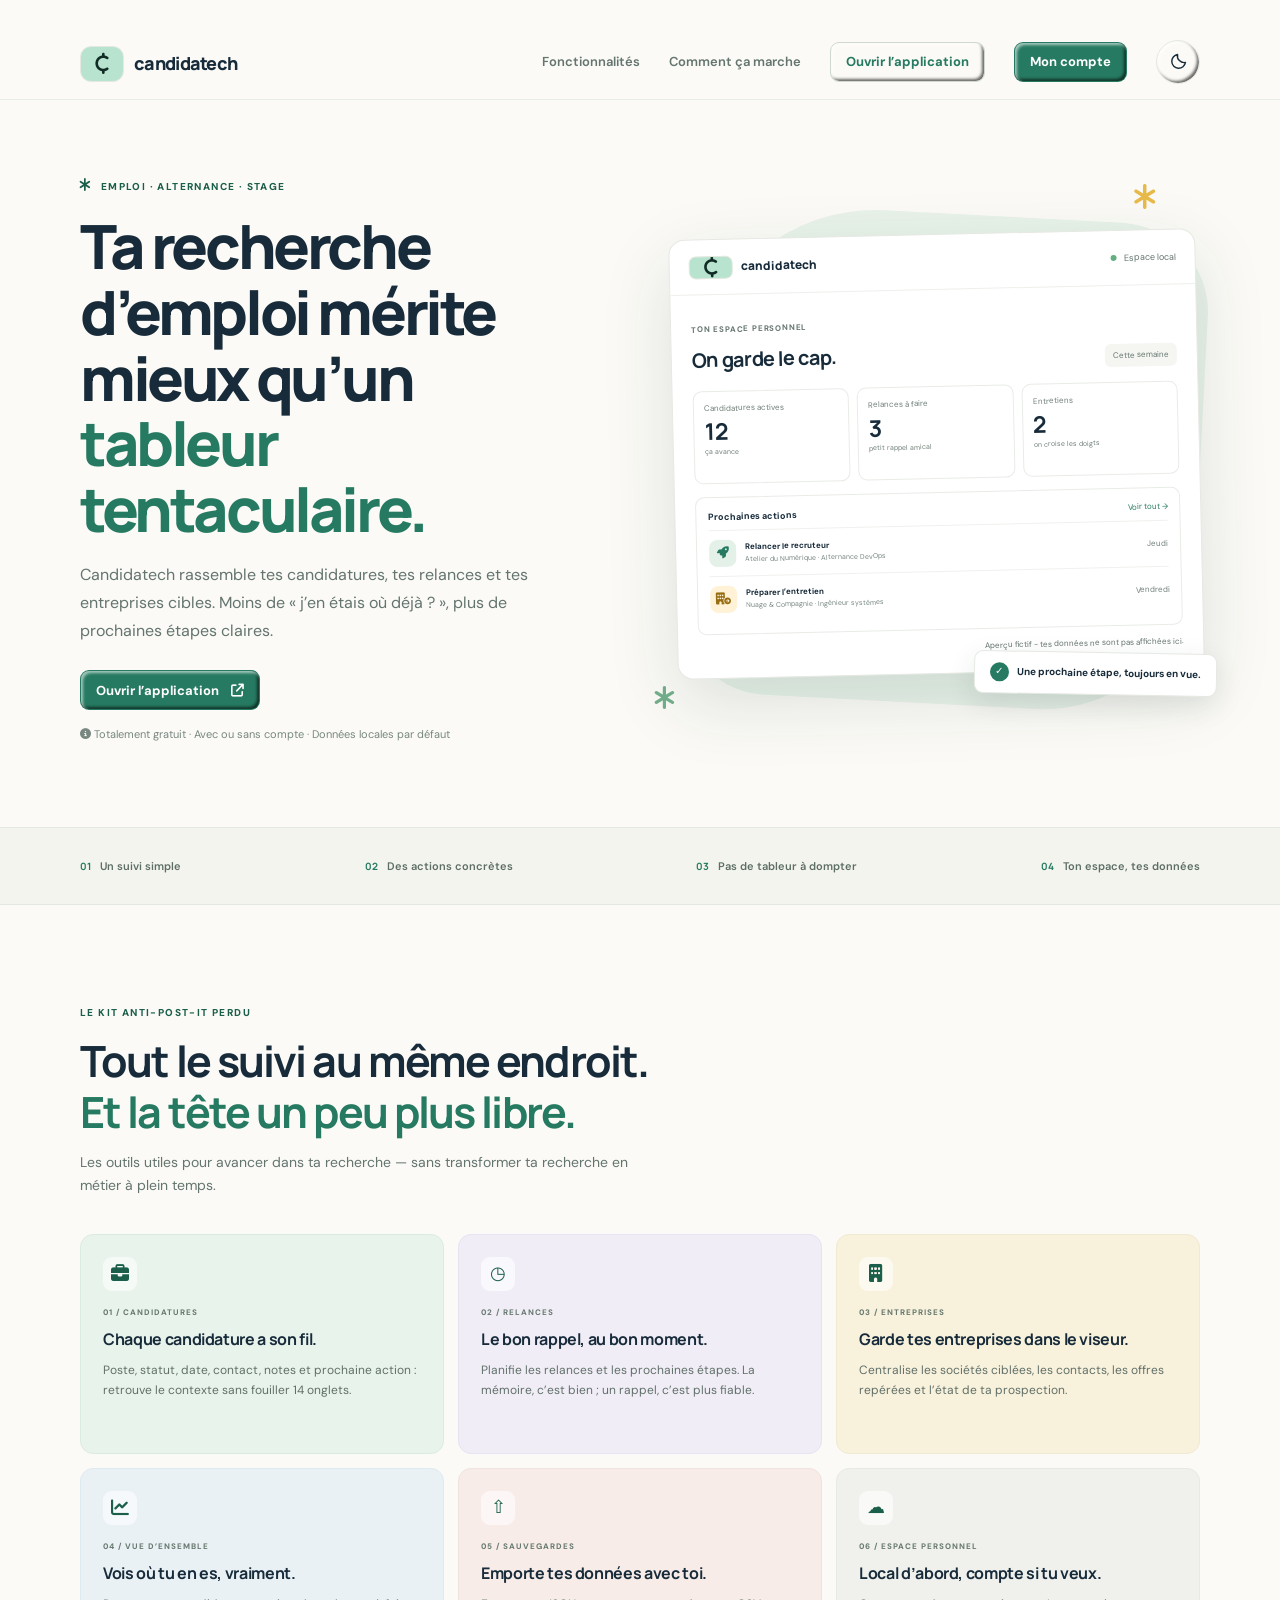
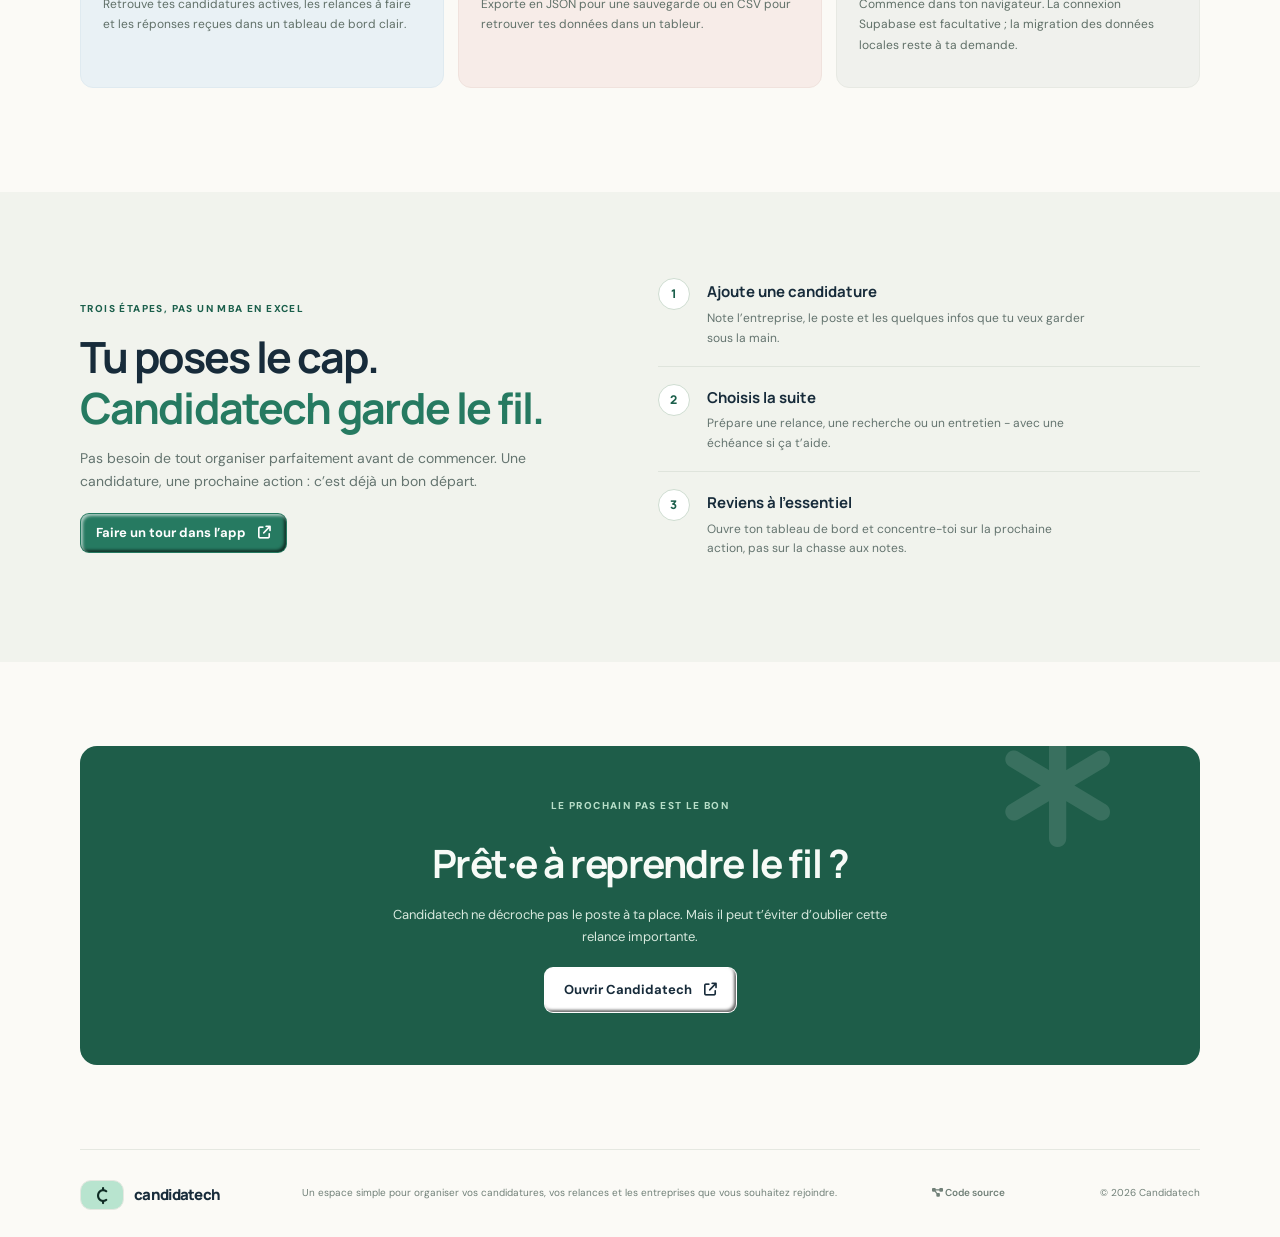
<file: index.html>
<!doctype html>
<html lang="fr" data-page="landing">
    <head>
        <meta charset="utf-8" />
        <meta
            name="viewport"
            content="width=device-width, initial-scale=1.0, viewport-fit=cover"
        />
        <!-- metadata -->
        <meta name="color-scheme" content="light dark" />
        <meta name="theme-color" content="#B8E4CF" />
        <meta name="application-name" content="Candidatech" />
        <meta name="apple-mobile-web-app-capable" content="yes" />
        <meta name="apple-mobile-web-app-status-bar-style" content="default" />
         
        <meta name="apple-mobile-web-app-title" content="Candidatech" />
        <meta
            name="description"
            content="Candidatech aide à suivre tes candidatures, tes relances et tes entreprises cibles, sans tableur tentaculaire, organise ta recherche d'emploi, d'alternance ou de stage sans tableur. Suivi des candidatures, rappels de relances et entreprises cibles. 100 % gratuit et données locales."
        />
        <meta
            name="keywords"
            content="suivi candidature, recherche emploi, alternance, stage, organisation recrutement, relance recruteur, outil gratuit"
        />
        <meta name="author" content="https://github.com/Monsieur9Bre99" />
        <meta name="robots" content="index, follow" />
        <!-- Open Graph -->
        <meta property="og:type" content="website" />
        <meta property="og:site_name" content="Candidatech" />
        <meta property="og:locale" content="fr_FR" />
        <meta
            property="og:url"
            content="https://monsieur9bre99.github.io/Candidatech/"
        />
        <meta
            property="og:title"
            content="Candidatech — Le cap sur ton prochain poste"
        />
        <meta
            property="og:description"
            content="Suis tes candidatures, tes relances et tes entreprises cibles dans un espace simple et gratuit. Organise ta recherche facilement."
        />
        <meta
            property="og:image"
            content="https://monsieur9bre99.github.io/Candidatech/og-image.png"
        />
        <meta
            property="og:image:alt"
            content="Aperçu de Candidatech, application de suivi des candidatures"
        />
        <meta property="og:image:width" content="1200" />
        <meta property="og:image:height" content="630" />
        <title>Candidatech - Le cap sur ton prochain poste</title>
        <!--  Links -->
        <link rel="manifest" href="./manifest.json" />
        <!-- Canonical URL -->
        <link
            rel="canonical"
            href="https://monsieur9bre99.github.io/Candidatech/"
        />
        <!-- Favicons & Icônes -->
        <link
            rel="shortcut icon"
            href="./assets/icons/favicon.ico"
            type="image/x-icon"
        />
        <link rel="icon" type="image/svg+xml" href="./assets/logo.svg?v=2" />
         
        <link
            rel="icon"
            type="image/png"
            sizes="192x192"
            href="./assets/icons/icon-192.png"
        />
         
        <link
            rel="apple-touch-icon"
            sizes="180x180"
            href="./assets/icons/apple-touch-icon.png"
        />
        <!-- Styles -->
        <link rel="stylesheet" href="css/landing.css" />
        <!-- JSON-LD Schema -->
        <script type="application/ld+json">
            {
                "@context": "https://schema.org",
                "@type": "WebApplication",
                "name": "Candidatech",
                "url": "https://monsieur9bre99.github.io/Candidatech/",
                "description": "Application web gratuite de suivi de candidatures, de relances et d'entreprises cibles pour la recherche d'emploi, d'alternance et de stage.",
                "applicationCategory": "BusinessApplication",
                "operatingSystem": "All",
                "browserRequirements": "Requires JavaScript. Requires HTML5.",
                "offers": {
                    "@type": "Offer",
                    "price": "0",
                    "priceCurrency": "EUR"
                }
            }
        </script>
        <script type="module" src="js/landing.js" defer></script>
    </head>
    <body class="landing-page">
        <a class="skip-link" href="#main">Aller au contenu</a>
        <header class="site-header">
            <a
                class="brand"
                href="./index.html"
                aria-label="Candidatech, accueil"
            >
                <span class="brand-mark" aria-hidden="true">
                    <i class="fa-solid fa-cent-sign"></i>
                </span>
                <span class="brand-name">candidatech</span>
            </a>
            <nav class="site-nav" aria-label="Navigation principale">
                <a href="#fonctionnalites">Fonctionnalités</a>
                <a href="#comment-ca-marche">Comment ça marche</a>

                <!-- Ouvrir l'App     -->
                <a class="button button-outline" href="./application.html"
                    >Ouvrir l’application
                </a>

                <!-- ouvrir l'App + Auth  -->
                <button
                    class="button button-primary"
                    onclick="window.location.href = './application.html#signup'"
                >
                    Mon compte
                </button>

                <!-- Toggle theme  -->
                <button
                    class="theme-toggle"
                    id="theme-toggle"
                    type="button"
                    aria-label="Activer le thème sombre"
                    title="Activer le thème sombre"
                ></button>
            </nav>
        </header>

        <main id="main">
            <section class="hero section-wrap">
                <div class="hero-copy">
                    <p class="eyebrow">
                        <span aria-hidden="true">
                            <i
                                class="fa-solid fa-asterisk"
                                aria-hidden="true"
                            ></i>
                        </span>
                        EMPLOI · ALTERNANCE · STAGE
                    </p>
                    <h1>
                        Ta recherche d’emploi mérite mieux qu’un
                        <span>tableur tentaculaire.</span>
                    </h1>
                    <p class="hero-description">
                        Candidatech rassemble tes candidatures, tes relances et
                        tes entreprises cibles. Moins de « j’en étais où déjà ?
                        », plus de prochaines étapes claires.
                    </p>
                    <div class="hero-actions">
                        <a
                            class="button button-primary"
                            href="./application.html"
                        >
                            Ouvrir l’application
                            <span aria-hidden="true">
                                <i
                                    class="fa-solid fa-arrow-up-right-from-square"
                                ></i>
                            </span>
                        </a>
                        <!-- <a class="button button-quiet" href="#demo">
                            Voir la démo <span aria-hidden="true">↓</span>
                        </a> -->
                    </div>
                    <p class="hero-note">
                        <span aria-hidden="true">
                            <i class="fa-solid fa-circle-info"></i>
                        </span>
                        Totalement gratuit · Avec ou sans compte · Données
                        locales par défaut
                    </p>
                </div>
                <!-- Preview -->
                <div
                    class="preview-wrap"
                    id="demo"
                    aria-label="Aperçu illustratif du tableau de bord"
                >
                    <!-- preview window -->
                    <div class="preview-window">
                        <div class="preview-topbar">
                            <div class="preview-brand">
                                <span class="brand-mark" aria-hidden="true">
                                    <i class="fa-solid fa-cent-sign"></i>
                                </span>
                                candidatech
                            </div>
                            <span class="preview-local"
                                ><i class="" aria-hidden="true"></i> Espace
                                local</span
                            >
                        </div>
                        <!-- preview body -->
                        <div class="preview-body">
                            <div class="preview-greeting">
                                <div>
                                    <span class="preview-kicker"
                                        >TON ESPACE PERSONNEL</span
                                    >
                                    <h2>On garde le cap.</h2>
                                </div>
                                <span class="preview-date">Cette semaine</span>
                            </div>
                            <!-- preview stats -->
                            <div class="preview-stats">
                                <div>
                                    <span>Candidatures actives</span
                                    ><strong>12</strong><small>ça avance</small>
                                </div>
                                <div>
                                    <span>Relances à faire</span
                                    ><strong>3</strong
                                    ><small>petit rappel amical</small>
                                </div>
                                <div>
                                    <span>Entretiens</span><strong>2</strong
                                    ><small>on croise les doigts</small>
                                </div>
                            </div>
                            <!-- preview list -->
                            <div class="preview-list">
                                <div class="preview-list-heading">
                                    <strong>Prochaines actions</strong>
                                    <span>Voir tout →</span>
                                </div>
                                <!-- preview row -->
                                <div class="preview-row">
                                    <span
                                        class="preview-icon preview-icon-green"
                                        aria-hidden="true"
                                    >
                                        <i
                                            class="fa-solid fa-rocket"
                                            aria-hidden="true"
                                        ></i>
                                    </span>
                                    <span
                                        ><strong>Relancer le recruteur</strong
                                        ><small
                                            >Atelier du Numérique · Alternance
                                            DevOps</small
                                        ></span
                                    >
                                    <time datetime="2026-10-29">Jeudi</time>
                                </div>
                                <div class="preview-row">
                                    <span
                                        class="preview-icon preview-icon-yellow"
                                        aria-hidden="true"
                                    >
                                        <i
                                            class="fa-solid fa-building-circle-arrow-right"
                                            aria-hidden="true"
                                        ></i>
                                    </span>
                                    <span
                                        ><strong>Préparer l’entretien</strong
                                        ><small
                                            >Nuage & Compagnie · Ingénieur
                                            systèmes</small
                                        ></span
                                    >
                                    <time datetime="2026-10-30">Vendredi</time>
                                </div>
                            </div>
                            <!-- disclaimer -->
                            <p class="preview-disclaimer">
                                Aperçu fictif - tes données ne sont pas
                                affichées ici.
                            </p>
                        </div>
                    </div>
                    <!-- Floating note -->
                    <div class="floating-note">
                        <span aria-hidden="true">✓</span> Une prochaine étape,
                        toujours en vue.
                    </div>
                </div>
                <!-- Decorations -->
                <span
                    class="hero-decoration hero-decoration-one rotate"
                    aria-hidden="true"
                >
                    <i class="fa-solid fa-asterisk" aria-hidden="true"></i>
                </span>
                <span
                    class="hero-decoration hero-decoration-two rotate reverse"
                    aria-hidden="true"
                >
                    <i class="fa-solid fa-asterisk" aria-hidden="true"></i>
                </span>
            </section>

            <section class="trust-strip" aria-label="En bref">
                <div class="section-wrap trust-items">
                    <span><b>01</b> Un suivi simple</span>
                    <span><b>02</b> Des actions concrètes</span>
                    <span><b>03</b> Pas de tableur à dompter</span>
                    <span><b>04</b> Ton espace, tes données</span>
                </div>
            </section>

            <section class="features section-wrap" id="fonctionnalites">
                <div class="section-heading">
                    <p class="eyebrow">LE KIT ANTI-POST-IT PERDU</p>
                    <h2>
                        Tout le suivi au même endroit.<br /><span
                            >Et la tête un peu plus libre.</span
                        >
                    </h2>
                    <p>
                        Les outils utiles pour avancer dans ta recherche — sans
                        transformer ta recherche en métier à plein temps.
                    </p>
                </div>
                <div class="feature-grid">
                    <article class="feature-card feature-card-green">
                        <span class="feature-icon" aria-hidden="true">
                            <i
                                class="fa-solid fa-briefcase"
                                aria-hidden="true"
                            ></i>
                        </span>
                        <p class="feature-index">01 / CANDIDATURES</p>
                        <h3>Chaque candidature a son fil.</h3>
                        <p>
                            Poste, statut, date, contact, notes et prochaine
                            action : retrouve le contexte sans fouiller 14
                            onglets.
                        </p>
                    </article>
                    <article class="feature-card feature-card-lilac">
                        <span class="feature-icon" aria-hidden="true">◷</span>
                        <p class="feature-index">02 / RELANCES</p>
                        <h3>Le bon rappel, au bon moment.</h3>
                        <p>
                            Planifie les relances et les prochaines étapes. La
                            mémoire, c’est bien ; un rappel, c’est plus fiable.
                        </p>
                    </article>
                    <article class="feature-card feature-card-yellow">
                        <span class="feature-icon" aria-hidden="true">
                            <i
                                class="fa-solid fa-building"
                                aria-hidden="true"
                            ></i>
                        </span>
                        <p class="feature-index">03 / ENTREPRISES</p>
                        <h3>Garde tes entreprises dans le viseur.</h3>
                        <p>
                            Centralise les sociétés ciblées, les contacts, les
                            offres repérées et l’état de ta prospection.
                        </p>
                    </article>
                    <article class="feature-card feature-card-blue">
                        <span class="feature-icon" aria-hidden="true">
                            <i
                                class="fa-solid fa-chart-line"
                                aria-hidden="true"
                            ></i>
                        </span>
                        <p class="feature-index">04 / VUE D’ENSEMBLE</p>
                        <h3>Vois où tu en es, vraiment.</h3>
                        <p>
                            Retrouve tes candidatures actives, les relances à
                            faire et les réponses reçues dans un tableau de bord
                            clair.
                        </p>
                    </article>
                    <article class="feature-card feature-card-pink">
                        <span class="feature-icon" aria-hidden="true">⇧</span>
                        <p class="feature-index">05 / SAUVEGARDES</p>
                        <h3>Emporte tes données avec toi.</h3>
                        <p>
                            Exporte en JSON pour une sauvegarde ou en CSV pour
                            retrouver tes données dans un tableur.
                        </p>
                    </article>
                    <article class="feature-card feature-card-neutral">
                        <span class="feature-icon" aria-hidden="true">☁</span>
                        <p class="feature-index">06 / ESPACE PERSONNEL</p>
                        <h3>Local d’abord, compte si tu veux.</h3>
                        <p>
                            Commence dans ton navigateur. La connexion Supabase
                            est facultative ; la migration des données locales
                            reste à ta demande.
                        </p>
                    </article>
                </div>
            </section>

            <section class="how-it-works" id="comment-ca-marche">
                <div class="section-wrap how-layout">
                    <div class="section-heading">
                        <p class="eyebrow">TROIS ÉTAPES, PAS UN MBA EN EXCEL</p>
                        <h2>
                            Tu poses le cap.<br /><span
                                >Candidatech garde le fil.</span
                            >
                        </h2>
                        <p>
                            Pas besoin de tout organiser parfaitement avant de
                            commencer. Une candidature, une prochaine action :
                            c’est déjà un bon départ.
                        </p>
                        <a
                            class="button button-primary"
                            href="./application.html"
                            >Faire un tour dans l’app
                            <span aria-hidden="true">
                                <i
                                    class="fa-solid fa-arrow-up-right-from-square"
                                ></i> </span
                        ></a>
                    </div>
                    <ol class="steps-list">
                        <li>
                            <span>1</span>
                            <div>
                                <h3>Ajoute une candidature</h3>
                                <p>
                                    Note l’entreprise, le poste et les quelques
                                    infos que tu veux garder sous la main.
                                </p>
                            </div>
                        </li>
                        <li>
                            <span>2</span>
                            <div>
                                <h3>Choisis la suite</h3>
                                <p>
                                    Prépare une relance, une recherche ou un
                                    entretien - avec une échéance si ça t’aide.
                                </p>
                            </div>
                        </li>
                        <li>
                            <span>3</span>
                            <div>
                                <h3>Reviens à l’essentiel</h3>
                                <p>
                                    Ouvre ton tableau de bord et concentre-toi
                                    sur la prochaine action, pas sur la chasse
                                    aux notes.
                                </p>
                            </div>
                        </li>
                    </ol>
                </div>
            </section>

            <section class="closing section-wrap">
                <div class="closing-card">
                    <p class="eyebrow">LE PROCHAIN PAS EST LE BON</p>
                    <h2>Prêt·e à reprendre le fil ?</h2>
                    <p>
                        Candidatech ne décroche pas le poste à ta place. Mais il
                        peut t’éviter d’oublier cette relance importante.
                    </p>
                    <a class="button button-light" href="./application.html"
                        >Ouvrir Candidatech
                        <span aria-hidden="true">
                            <i
                                class="fa-solid fa-arrow-up-right-from-square"
                            ></i>
                        </span>
                    </a>
                    <span class="closing-doodle" aria-hidden="true">
                        <i class="fa-solid fa-asterisk" aria-hidden="true"></i>
                    </span>
                </div>
            </section>
        </main>

        <footer class="site-footer section-wrap">
            <a
                class="brand"
                href="./index.html"
                aria-label="Candidatech, accueil"
            >
                <span class="brand-mark" aria-hidden="true">
                    <i class="fa-solid fa-cent-sign"></i>
                </span>
                <span class="brand-name">candidatech</span>
            </a>
            <p>
                Un espace simple pour organiser vos candidatures, vos relances
                et les entreprises que vous souhaitez rejoindre.
            </p>
            <a
                href="https://github.com/Monsieur9Bre99/candidatech"
                target="_blank"
                rel="noopener noreferrer"
            >
                <span aria-hidden="true">
                    <i class="fa-solid fa-diagram-project"></i>
                </span>
                 Code source
            </a>
            <span>© 2026 Candidatech</span>
        </footer>
    </body>
</html>
</file>
<file: css/landing.css>
/* Shared application foundation, then landing-only composition. */
@import url("styles.css");

:root[data-page="landing"] {
    font-family: "DM Sans", sans-serif;
    font-synthesis: none;
    text-rendering: optimizeLegibility;
    --styled-shadow:
        inset 2px 2px 3px rgb(255 255 255 / 0.6),
        inset -2px -2px 3px rgb(0 0 0 / 0.6);
    --styled-shadow-active:
        inset -2px -2px 3px rgb(255 255 255 / 0.6),
        inset 2px 2px 3px rgb(0 0 0 / 0.6);
}

:root[data-page="landing"]:not([data-theme="dark"]) {
    --bg: #fbfaf6;
    --muted: #64746f;
    --line: #e5e8e1;
}

html {
    scroll-behavior: smooth;
    scroll-padding-top: 90px;
}
body.landing-page {
    margin: 0;
    color: var(--text);
    background: var(--bg);
    font-size: 15px;
    line-height: 1.65;
    overflow-x: hidden;
    overflow-x: clip;
}
.landing-page a:not(.button) {
    color: inherit;
}
.landing-page button,
.landing-page a {
    -webkit-tap-highlight-color: transparent;
}

.theme-toggle {
    border-radius: 999px;
    background: transparent;
}
.theme-toggle:hover {
    background: var(--accent-soft);
}
.section-wrap {
    width: min(1120px, calc(100% - 48px));
    margin-inline: auto;
}
.skip-link {
    padding: 10px 14px;
    color: white;
    background: var(--text);
    border-radius: 6px;
}

.site-header {
    position: sticky;
    z-index: 10;
    top: 0;
    display: flex;
    align-items: center;
    justify-content: space-between;
    width: 100%;
    padding: 15px max(24px, calc((100% - 1120px) / 2));
    border-bottom: 1px solid rgba(229, 232, 225, 0.8);
    background: rgba(251, 250, 246, 0.92);
    backdrop-filter: blur(14px);
}
:root[data-theme="dark"] .site-header {
    border-bottom-color: rgba(48, 67, 74, 0.88);
    background: rgba(16, 27, 34, 0.92);
}
.brand {
    display: inline-flex;
    padding: 0.4rem 0 0 0;
    align-items: center;
    gap: 10px;
    text-decoration: none;
}
.brand-mark {
    display: grid;
    width: 36px;
    height: 36px;
    place-items: center;
    border-radius: 11px;
    color: #102c25;
    background: #b8e4cf;
    font-family: "Manrope", sans-serif;
    font-size: 21px;
    font-weight: 800;
}
.brand-name {
    font-family: "Manrope", sans-serif;
    font-size: 18px;
    font-weight: 800;
    letter-spacing: -0.7px;
}
.site-nav {
    display: flex;
    align-items: center;
    gap: 29px;
}
.site-nav > a:not(.button) {
    color: var(--muted);
    font-size: 13px;
    font-weight: 600;
    text-decoration: none;
}
.site-nav > a:not(.button):hover,
.site-footer > a:last-of-type:hover {
    color: var(--accent-strong);
}

.button {
    display: inline-flex;
    min-height: 46px;
    align-items: center;
    justify-content: center;
    gap: 12px;
    padding: 0 19px;
    border: 1px solid transparent;
    border-radius: 9px;
    font-size: 13px;
    font-weight: 700;
    text-decoration: none;
    transition:
        transform 0.18s ease,
        background 0.18s ease,
        box-shadow 0.18s ease;
}
.button:hover {
    transform: translateY(-2px);
}
.button-primary {
    min-height: 40px;
    padding-inline: 15px;
    color: white;
    background: var(--accent);
    /* box-shadow: 0 7px 16px rgba(38, 122, 97, 0.16); */
}
.button-primary:hover {
    background: var(--accent-strong);
}
.button-outline {
    min-height: 40px;
    padding-inline: 15px;
    border-color: #cfd9d1;
    background: transparent;
}
.button-outline:hover {
    background: white;
}
/* Landing affordance: keep the tactile treatment on shared controls. */
.button,
.button-primary,
.theme-toggle {
    box-shadow: var(--styled-shadow);
}
/* Active state for shared controls. */
.button:active,
.button-primary:active,
.theme-toggle:active {
    box-shadow: var(--styled-shadow-active);
}

:root[data-theme="dark"] .button-outline {
    border-color: var(--line);
}
:root[data-theme="dark"] .button-outline:hover,
:root[data-theme="dark"] .button-quiet:hover {
    background: var(--accent-soft);
}
.button-quiet {
    color: var(--text);
    background: transparent;
}
.button-quiet:hover {
    background: white;
}
.button-light {
    color: var(--text);
    background: white;
}
.button-light:hover {
    background: #f5f0e2;
}
:root[data-theme="dark"] .button-light {
    background: var(--accent-soft);
}
:root[data-theme="dark"] .button-light:hover {
    background: var(--line);
}

.hero {
    position: relative;
    display: grid;
    min-height: 610px;
    grid-template-columns: 1fr 1.02fr;
    align-items: center;
    gap: 40px;
    padding-block: 74px 84px;
}
.hero-copy {
    position: relative;
    z-index: 1;
    min-width: 0;
}
.eyebrow {
    margin: 0 0 16px;
    color: var(--accent-strong);
    font-size: 10px;
    font-weight: 800;
    letter-spacing: 1.4px;
}

.hero .eyebrow span {
    margin-right: 5px;
    font-size: 14px;
}
h1,
h2,
h3,
p {
    margin-top: 0;
}
h1,
h2,
h3 {
    font-family: "Manrope", sans-serif;
}
.hero h1 {
    max-width: 550px;
    margin-bottom: 19px;
    font-size: clamp(42px, 5vw, 61px);
    font-weight: 800;
    letter-spacing: -3.4px;
    line-height: 1.08;
}
.hero h1 span,
.section-heading h2 span {
    color: var(--accent);
}
.hero-description {
    max-width: 460px;
    margin-bottom: 25px;
    color: var(--muted);
    font-size: 16px;
    line-height: 1.75;
}
.hero-actions {
    display: flex;
    align-items: center;
    gap: 7px;
    flex-wrap: wrap;
}
.hero-note {
    margin: 15px 0 0;
    color: #788780;
    font-size: 11px;
}
:root[data-theme="dark"] .hero-note,
:root[data-theme="dark"] .site-footer p,
:root[data-theme="dark"] .site-footer > span,
:root[data-theme="dark"] .site-footer > a:last-of-type {
    color: var(--muted);
}

.preview-wrap {
    min-width: 0;
    position: relative;
    padding: 20px 0 30px 18px;
}
.preview-wrap::before {
    position: absolute;
    inset: 0 0 0 40px;
    border-radius: 35% 18% 30% 16%;
    background: #e8f2e9;
    content: "";
    transform: rotate(3deg);
}
.preview-window {
    position: relative;
    overflow: hidden;
    border: 1px solid #e6e9e3;
    border-radius: 16px;
    color: #172b3a;
    background: #fff;
    box-shadow: 0 24px 70px rgba(26, 54, 45, 0.13);
    transform: rotate(-1.3deg);
    transition: transform 0.3s ease;
}

.preview-window h2,
.preview-window h3,
.preview-window strong {
    color: #172b3a;
}

.preview-window p,
.preview-window small,
.preview-window time,
.preview-window .preview-local,
.preview-window .preview-kicker,
.preview-window .preview-date {
    color: #65756e;
}

.preview-window:hover {
    transform: rotate(0deg);
}

.preview-topbar {
    display: flex;
    height: 55px;
    align-items: center;
    justify-content: space-between;
    padding-inline: 19px;
    border-bottom: 1px solid #edf0eb;
}
.preview-brand {
    display: flex;
    align-items: center;
    gap: 8px;
    font-family: "Manrope", sans-serif;
    font-size: 12px;
    font-weight: 800;
}
.preview-brand > span {
    display: grid;
    width: 23px;
    height: 23px;
    place-items: center;
    border-radius: 7px;
    background: #b8e4cf;
}
.preview-local {
    color: #65756e;
    font-size: 9px;
}
.preview-local i {
    display: inline-block;
    width: 6px;
    height: 6px;
    margin-right: 5px;
    border-radius: 50%;
    background: #62af82;
}
.preview-body {
    padding: 20px;
}
.preview-greeting {
    display: flex;
    align-items: end;
    justify-content: space-between;
    margin-bottom: 15px;
}
.preview-kicker {
    color: #718078;
    font-size: 8px;
    font-weight: 700;
    letter-spacing: 0.8px;
}
.preview-greeting h2 {
    margin: 3px 0 0;
    font-size: 20px;
    letter-spacing: -0.7px;
}
.preview-date {
    padding: 5px 8px;
    border-radius: 6px;
    color: #66776e;
    background: #f5f6f2;
    font-size: 8px;
}
.preview-stats {
    display: grid;
    grid-template-columns: repeat(3, 1fr);
    gap: 8px;
}
.preview-stats > div {
    min-height: 93px;
    padding: 10px;
    border: 1px solid #e8ece6;
    border-radius: 9px;
}
.preview-stats span,
.preview-stats small {
    display: block;
    color: #718078;
    font-size: 8px;
}
.preview-stats strong {
    display: block;
    margin-block: 3px 0;
    font-family: "Manrope", sans-serif;
    font-size: 23px;
    line-height: 1.2;
}
.preview-stats small {
    font-size: 7px;
}
.preview-list {
    margin-top: 13px;
    padding: 12px;
    border: 1px solid #e8ece6;
    border-radius: 9px;
}
.preview-list-heading {
    display: flex;
    justify-content: space-between;
    margin-bottom: 5px;
    font-size: 9px;
}
.preview-list-heading span {
    color: var(--accent);
    font-size: 8px;
}
.preview-row {
    display: flex;
    align-items: center;
    gap: 9px;
    padding-block: 9px;
    border-top: 1px solid #f0f1ee;
}
.preview-icon {
    display: grid;
    width: 27px;
    height: 27px;
    flex: 0 0 27px;
    place-items: center;
    border-radius: 8px;
    font-size: 12px;
    font-weight: 800;
}
.preview-icon-green {
    color: #267a61;
    background: #e4f1e9;
}
.preview-icon-yellow {
    color: #986e14;
    background: #fff2d6;
}
.preview-row > span:nth-child(2) {
    min-width: 0;
    flex: 1;
}
.preview-row strong,
.preview-row small {
    display: block;
    overflow: hidden;
    text-overflow: ellipsis;
    white-space: nowrap;
}
.preview-row strong {
    font-size: 8px;
}
.preview-row small {
    color: #788780;
    font-size: 7px;
}
.preview-row time {
    flex: 0 0 auto;
    color: #718078;
    font-size: 8px;
}
.preview-disclaimer {
    margin: 10px 0px 0px 10px;
    color: #89968f;
    font-size: 8px;
    text-align: right;
}
.floating-note {
    position: absolute;
    right: -17px;
    bottom: 8px;
    display: flex;
    align-items: center;
    gap: 8px;
    padding: 11px 15px;
    border: 1px solid #e6e9e3;
    border-radius: 9px;
    background: white;
    box-shadow: 0 9px 28px rgba(26, 54, 45, 0.11);
    font-size: 10px;
    font-weight: 700;
    transform: rotate(1deg);
}
.floating-note span {
    display: grid;
    width: 19px;
    height: 19px;
    place-items: center;
    border-radius: 50%;
    color: white;
    background: var(--accent);
}
.hero-decoration {
    position: absolute;
    color: #e6b948;
}
.hero-decoration-one {
    top: 75px;
    right: 4%;
    font-size: 28px;
}
.hero-decoration-two {
    right: 47%;
    bottom: 15%;
    /* bottom: 70px; */
    color: #71ac8a;
    font-size: 26px;
    transform: rotate(10deg);
}

.trust-strip {
    border-block: 1px solid var(--line);
    background: #f4f4ee;
}
.trust-items {
    display: flex;
    min-height: 76px;
    align-items: center;
    justify-content: space-between;
    gap: 15px;
}
.trust-items span {
    color: #5c6e66;
    font-size: 11px;
    font-weight: 600;
}
.trust-items b {
    margin-right: 6px;
    color: var(--accent);
    font-family: "Manrope", sans-serif;
    font-size: 10px;
}

.features {
    padding-block: 100px 104px;
}
.section-heading {
    max-width: 650px;
}
.section-heading .eyebrow {
    margin-bottom: 13px;
}
.section-heading h2 {
    margin-bottom: 13px;
    font-size: clamp(31px, 4vw, 43px);
    letter-spacing: -1.9px;
    line-height: 1.2;
}
.section-heading > p:not(.eyebrow) {
    max-width: 590px;
    margin-bottom: 0;
    color: var(--muted);
    font-size: 14px;
}
.feature-grid {
    display: grid;
    grid-template-columns: repeat(3, minmax(0, 1fr));
    gap: 14px;
    margin-top: 37px;
}
.feature-card {
    min-height: 220px;
    padding: 22px;
    border: 1px solid transparent;
    border-radius: 13px;
}
:root[data-theme="dark"] .feature-card {
    color: #172b3a;
}
.feature-card-green {
    background: #e8f3eb;
    border-color: #dcebe1;
}
.feature-card-lilac {
    background: #f1edf7;
    border-color: #e9e2f1;
}
.feature-card-yellow {
    background: #f8f1dc;
    border-color: #f0e9d3;
}
.feature-card-blue {
    background: #e9f1f5;
    border-color: #dfeaf0;
}
.feature-card-pink {
    background: #f7ece8;
    border-color: #f0e2dd;
}
.feature-card-neutral {
    background: #f0f1ed;
    border-color: #e7e9e3;
}
.feature-icon {
    display: grid;
    width: 34px;
    height: 34px;
    place-items: center;
    border-radius: 9px;
    color: var(--accent-strong);
    background: rgba(255, 255, 255, 0.62);
    font-size: 18px;
    font-weight: 700;
}
.feature-index {
    margin: 15px 0 7px;
    color: #687a70;
    font-size: 8px;
    font-weight: 800;
    letter-spacing: 1px;
}
:root[data-theme="dark"] .feature-index {
    color: #52675c;
}
.feature-card h3 {
    margin-bottom: 7px;
    font-size: 16px;
    letter-spacing: -0.35px;
}
:root[data-theme="dark"] .feature-card h3 {
    color: #172b3a;
}

.feature-card > p:last-child {
    margin-bottom: 0;
    color: #607068;
    font-size: 12px;
    line-height: 1.7;
}
:root[data-theme="dark"] .feature-card > p:last-child {
    color: #43564e;
}

.how-it-works {
    padding-block: 86px;
    background: #f1f3ed;
}
:root[data-theme="dark"] .how-it-works, 
:root[data-theme="dark"] .floating-note,
:root[data-theme="dark"] .how-it-works h2,
:root[data-theme="dark"] .how-it-works h3 {
    color: #172b3a;
}

:root[data-theme="dark"] .how-it-works p {
    color: #52675c;
}
.how-layout {
    display: grid;
    grid-template-columns: 0.9fr 1fr;
    align-items: center;
    gap: 90px;
}
.how-layout .section-heading > p:not(.eyebrow) {
    margin-bottom: 20px;
}
.steps-list {
    display: grid;
    gap: 0;
    margin: 0;
    padding: 0;
    list-style: none;
}
.steps-list li {
    display: flex;
    gap: 17px;
    padding-block: 17px;
    border-bottom: 1px solid #dfe4dc;
}
:root[data-theme="dark"] .steps-list li {
    border-bottom-color: #d5ded6;
}
.steps-list li:first-child {
    padding-top: 0;
}
.steps-list li:last-child {
    border-bottom: 0;
}
.steps-list li > span {
    display: grid;
    width: 32px;
    height: 32px;
    flex: 0 0 32px;
    place-items: center;
    border: 1px solid #cfddd1;
    border-radius: 50%;
    color: var(--accent-strong);
    background: #fff;
    font-family: "Manrope", sans-serif;
    font-size: 12px;
    font-weight: 800;
}
.steps-list h3 {
    margin: 2px 0 4px;
    font-size: 15px;
}
.steps-list p {
    max-width: 380px;
    margin-bottom: 0;
    color: var(--muted);
    font-size: 12px;
}

.closing {
    padding-block: 84px;
}
.closing-card {
    position: relative;
    overflow: hidden;
    padding: 52px 25px;
    border-radius: 17px;
    color: #f7fbf7;
    background: #1e5d49;
    text-align: center;
}
.closing-card .eyebrow {
    color: #b7dec8;
}
.closing-card h2 {
    margin-bottom: 9px;
    font-size: clamp(29px, 4vw, 39px);
    letter-spacing: -1.5px;
}
.closing-card > p:not(.eyebrow) {
    max-width: 530px;
    margin: 0 auto 20px;
    color: #d8e9de;
    font-size: 13px;
}
.closing-doodle {
    position: absolute;
    top: -30px;
    right: 8%;
    color: rgba(255, 255, 255, 0.12);
    font-size: 140px;
    line-height: 1;
}

.site-footer {
    display: flex;
    min-height: 88px;
    align-items: center;
    justify-content: space-between;
    gap: 18px;
    border-top: 1px solid var(--line);
}
.site-footer .brand-mark {
    width: 30px;
    height: 30px;
    font-size: 17px;
}
.site-footer .brand-name {
    font-size: 15px;
}
.site-footer p,
.site-footer > span,
.site-footer > a:last-of-type {
    margin: 0;
    color: #718078;
    font-size: 10px;
    text-decoration: none;
}
.site-footer > a:last-of-type {
    font-weight: 600;
}

/* 
 ANIMATIONS
 */
/* FADE */
.fade {
    animation: fadeIn 0.8s ease-in-out;
}
@keyframes fadeIn {
    0% {
        opacity: 0;
    }
    100% {
        opacity: 1;
    }
}
/* ENDLESS ROTATE */
.rotate {
    transform: rotate(0deg);
    animation: spinner 1.5s linear infinite;
}
/* REVERSE ROTATE */
.reverse {
    transform: rotate(180deg);
    animation: spinner 1.5s linear infinite reverse;
}

@keyframes spinner {
    to {
        transform: rotate(360deg);
    }
}
/* SPINNER */
.spinner {
    display: inline-block;
    width: 50px;
    height: 50px;
    border-radius: 50%;
    box-shadow: inset -2px 0 0 2px var(--accent);
}

/* 
    MEDIA QUERIES
 */
@media (max-width: 850px) {
    .hero {
        grid-template-columns: 1fr 1fr;
        gap: 20px;
    }
    .hero h1 {
        font-size: clamp(39px, 6vw, 52px);
    }
    .feature-grid {
        grid-template-columns: repeat(2, minmax(0, 1fr));
    }
    .how-layout {
        gap: 45px;
    }
    .trust-items {
        justify-content: center;
        flex-wrap: wrap;
        padding-block: 16px;
    }
    .trust-items span {
        width: calc(50% - 15px);
    }
    .site-header {
        padding: 15px max(24px, calc((100% - 850px) / 2));
    }
    .site-nav {
        gap: 20px;
    }
    .site-nav > a:not(.button) {
        font-size: 12px;
        white-space: nowrap;
    }
    .site-nav .button {
        min-height: 40px;
        padding-inline: 12px;
        font-size: 11px;
    }
}
@media (max-width: 620px) {
    .section-wrap {
        width: min(100% - 34px, 500px);
    }
    .site-header {
        gap: 8px;
        padding: 12px;
    }
    .brand {
        gap: 7px;
    }
    .brand-mark {
        width: 32px;
        height: 32px;
        border-radius: 9px;
        font-size: 18px;
    }
    .brand-name {
        font-size: 15px;
    }
    .site-nav {
        gap: 6px;
    }
    .site-nav > a:not(.button) {
        display: none;
    }
    .site-nav .button {
        min-height: 37px;
        padding-inline: 8px;
        font-size: 10px;
        white-space: nowrap;
    }
    .site-nav .theme-toggle {
        width: 37px;
        height: 37px;
        flex-basis: 37px;
    }
    .hero {
        grid-template-columns: 1fr;
        gap: 22px;
        padding-block: 58px 55px;
    }
    .hero h1 {
        max-width: 470px;
        font-size: clamp(42px, 11vw, 57px);
        letter-spacing: -2.7px;
    }
    .hero-description {
        font-size: 14px;
    }
    .preview-wrap {
        width: calc(100% - 8px);
        margin-inline: auto;
        padding-left: 6px;
    }
    .preview-wrap::before {
        left: 22px;
    }
    .preview-body {
        padding: 14px;
    }
    .preview-stats > div {
        min-height: 83px;
        padding: 7px;
    }
    .preview-stats span {
        min-height: 22px;
    }
    .floating-note {
        right: -7px;
        bottom: 5px;
        font-size: 9px;
    }
    .hero-decoration-one {
        top: 38px;
        right: 8%;
    }
    .hero-decoration-two {
        display: none;
    }
    .trust-items {
        gap: 8px;
    }
    .trust-items span {
        width: calc(50% - 5px);
        font-size: 9px;
    }
    .features {
        padding-block: 67px;
    }
    .section-heading h2 {
        font-size: 32px;
        letter-spacing: -1.4px;
    }
    .feature-grid {
        grid-template-columns: 1fr;
        gap: 10px;
        margin-top: 25px;
    }
    .feature-card {
        min-height: 0;
        padding: 18px;
    }
    .feature-card h3 {
        font-size: 15px;
    }
    .how-it-works {
        padding-block: 62px;
    }
    .how-layout {
        grid-template-columns: 1fr;
        gap: 32px;
    }
    .closing {
        padding-block: 58px;
    }
    .closing-card {
        padding: 40px 20px;
    }
    .site-footer {
        justify-content: center;
        flex-wrap: wrap;
        padding-block: 21px;
        text-align: center;
    }
    .site-footer > * {
        width: 100%;
        justify-content: center;
    }
    .error-card {
        padding: 30px 20px;
    }
}

/* Keep the compact header usable on the narrowest phones. */
@media (max-width: 480px) {
    .site-header,
    .site-nav,
    .brand {
        min-width: 0;
    }

    .brand {
        flex: 1 1 auto;
    }

    .brand-name {
        overflow: hidden;
        text-overflow: ellipsis;
        white-space: nowrap;
    }

    .site-nav {
        flex: 0 0 auto;
    }

    .site-nav .button-outline {
        display: none;
    }

    .site-nav .button-primary {
        min-width: 0;
        padding-inline: 9px;
        font-size: 10px;
    }
}

@media (prefers-reduced-motion: reduce) {
    *,
    *::before,
    *::after {
        scroll-behavior: auto !important;
        transition-duration: 0.01ms !important;
    }
}
</file>
